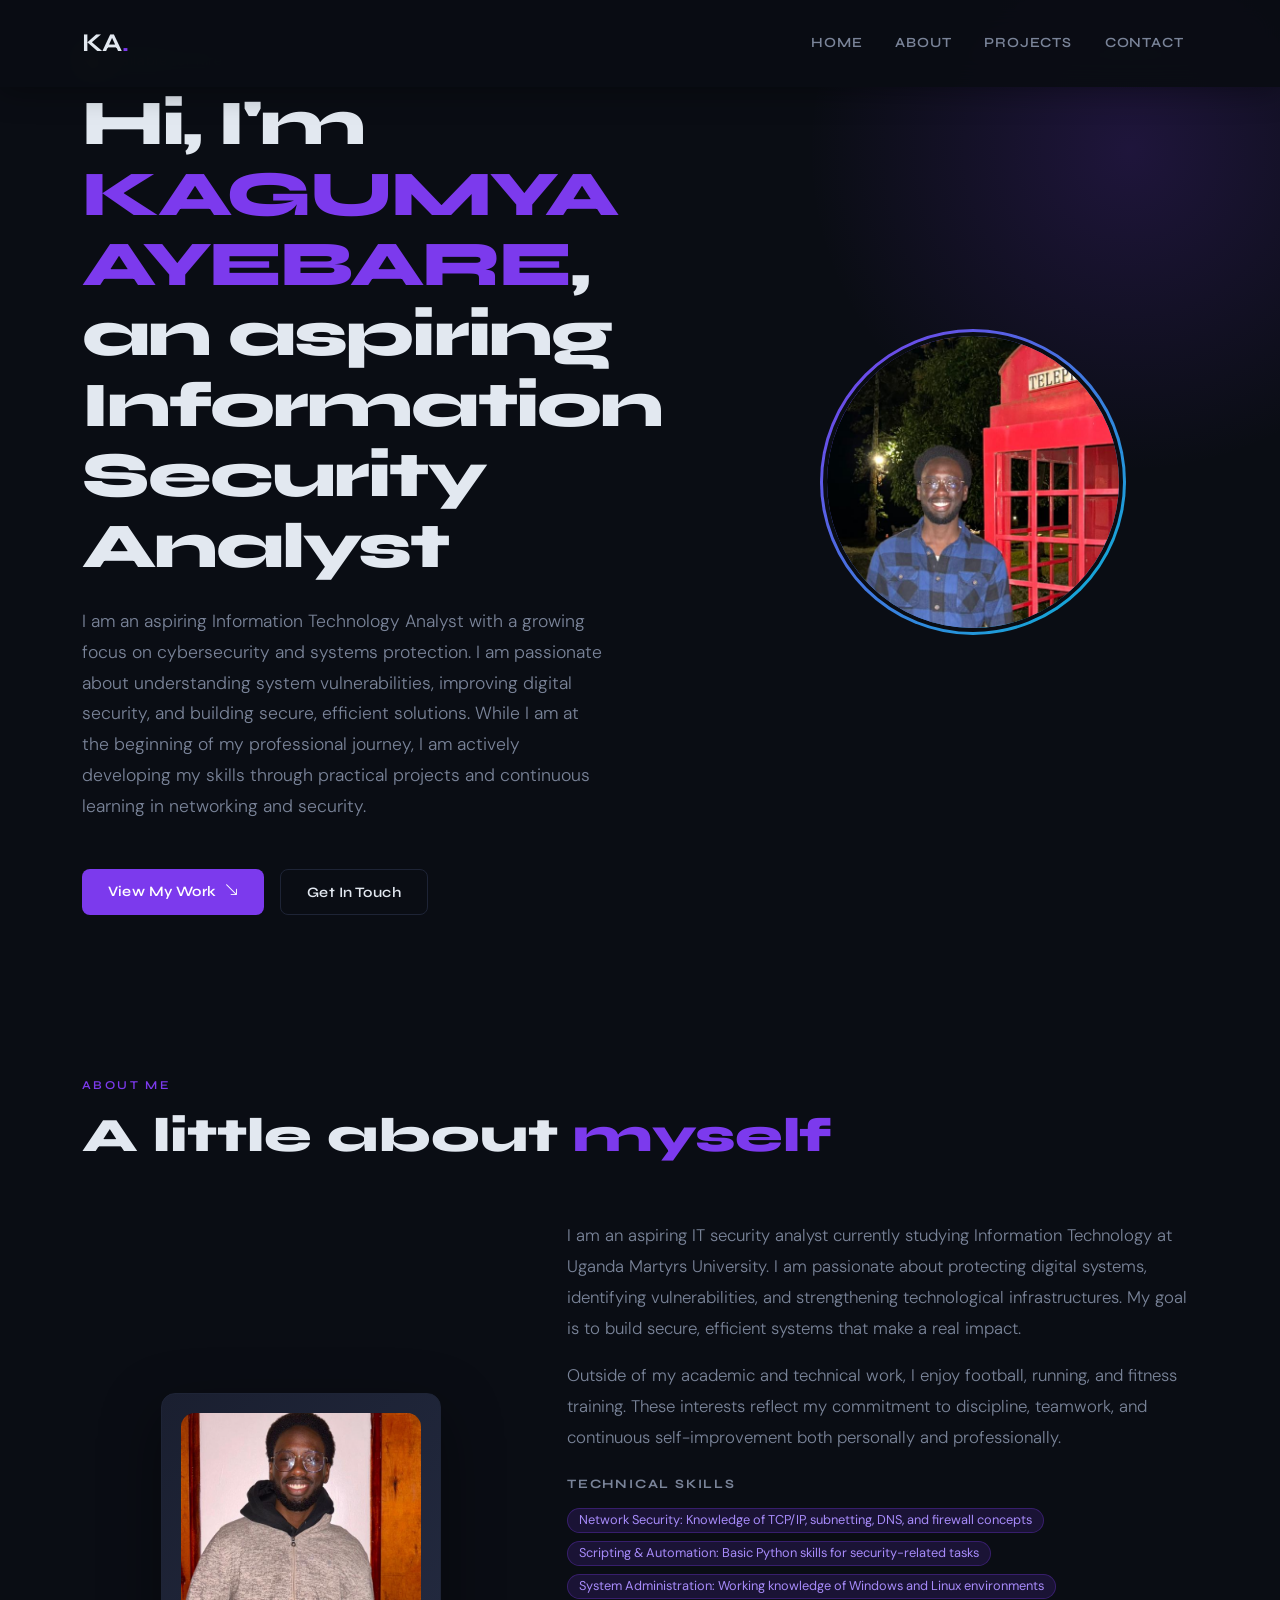
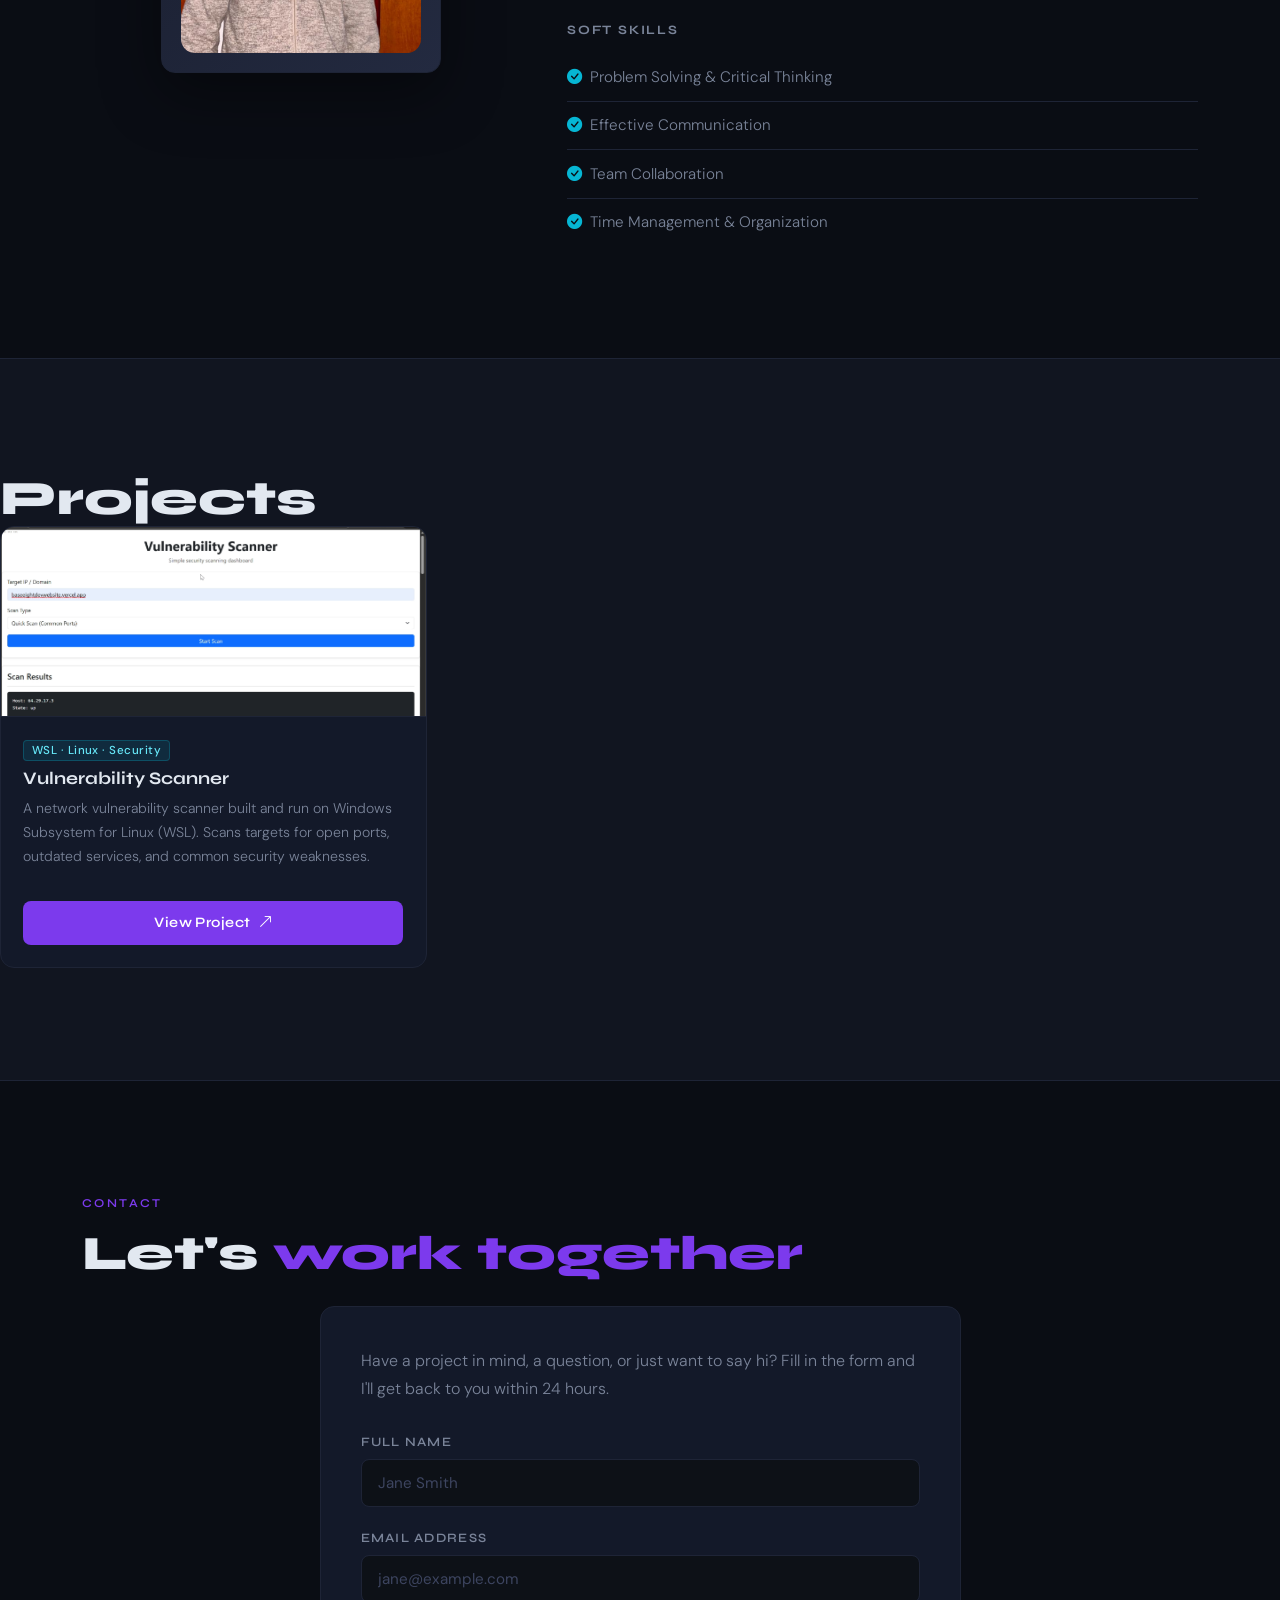
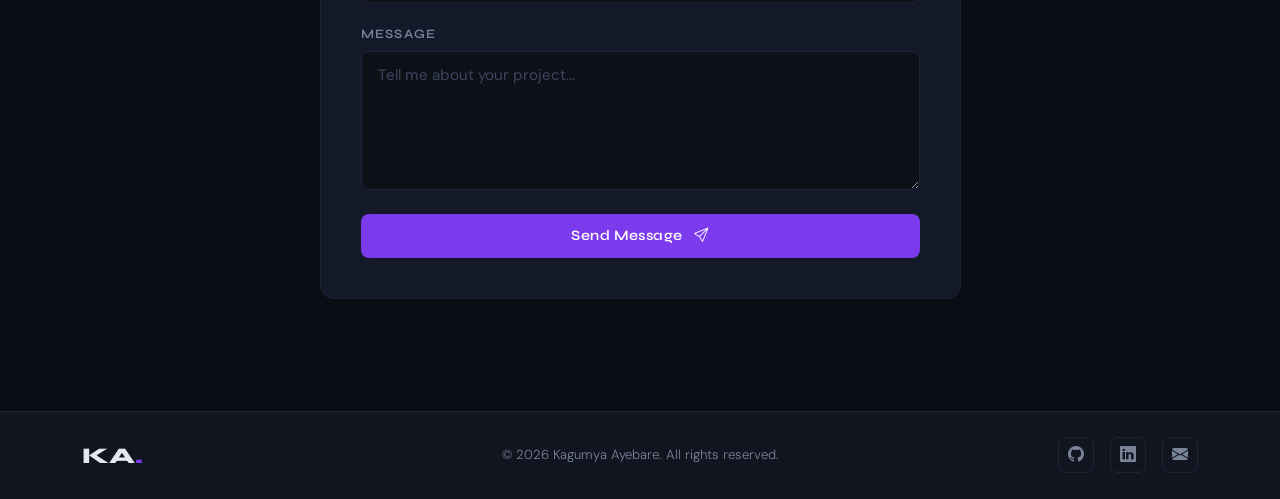
<file: index.html>
<!DOCTYPE html>
<html lang="en">
<head>
  <meta charset="UTF-8" />
  <meta name="viewport" content="width=device-width, initial-scale=1.0" />
  <title>KAGUMYA AYEBARE | Web Developer</title>
  <link rel="stylesheet" href="https://cdn.jsdelivr.net/npm/bootstrap@5.3.3/dist/css/bootstrap.min.css" />
  <link rel="preconnect" href="https://fonts.googleapis.com" />
  <link rel="preconnect" href="https://fonts.gstatic.com" crossorigin />
  <link href="https://fonts.googleapis.com/css2?family=Syne:wght@400;600;700;800&family=DM+Sans:ital,wght@0,300;0,400;0,500;1,300&display=swap" rel="stylesheet" />
  <link rel="stylesheet" href="https://cdn.jsdelivr.net/npm/bootstrap-icons@1.11.3/font/bootstrap-icons.min.css" />
  <link rel="stylesheet" href="style.css">
</head>
<body>

  <header>
    <nav class="navbar navbar-expand-lg fixed-top" id="mainNav">
      <div class="container">
        <a class="navbar-brand fw-bold" href="#home">KA<span class="dot">.</span></a>
        <button class="navbar-toggler" type="button" data-bs-toggle="collapse" data-bs-target="#navbarNav"
          aria-controls="navbarNav" aria-expanded="false" aria-label="Toggle navigation">
          <span class="navbar-toggler-icon"></span>
        </button>
        <div class="collapse navbar-collapse justify-content-end" id="navbarNav">
          <ul class="navbar-nav gap-1">
            <li class="nav-item"><a class="nav-link" href="#home">Home</a></li>
            <li class="nav-item"><a class="nav-link" href="#about">About</a></li>
            <li class="nav-item"><a class="nav-link" href="#projects">Projects</a></li>
            <li class="nav-item"><a class="nav-link" href="#contact">Contact</a></li>
          </ul>
        </div>
      </div>
    </nav>
  </header>

  <main>
    <!-- HERO -->
    <section id="home" class="hero-section d-flex align-items-center">
      <div class="hero-bg-shape"></div>
      <div class="container position-relative">
        <div class="row align-items-center min-vh-100 py-5">
          <div class="col-lg-7 col-12">
            <p class="hero-label">👋 Available for hire</p>
            <h1 class="hero-title">Hi, I'm <span class="accent">KAGUMYA AYEBARE</span>, an aspiring Information Security Analyst</h1>
            <p class="hero-sub mt-4">I am an aspiring Information Technology Analyst with a growing focus on cybersecurity and systems protection. I am passionate about understanding system vulnerabilities, improving digital security, and building secure, efficient solutions. While I am at the beginning of my professional journey, I am actively developing my skills through practical projects and continuous learning in networking and security.</p>
            <div class="mt-5 d-flex flex-wrap gap-3">
              <a href="#projects" class="btn btn-primary-custom">View My Work <i class="bi bi-arrow-down-right ms-1"></i></a>
              <a href="#contact" class="btn btn-outline-custom">Get In Touch</a>
            </div>
          </div>
          <div class="col-lg-5 col-12 d-flex justify-content-center mt-5 mt-lg-0">
            <div class="hero-avatar-wrap">
              <img src="WhatsApp Image 2026-03-04 at 10.51.13 AM.jpeg" alt="" class="hero-avatar" />
            </div>
          </div>
        </div>
      </div>
    </section>

    <!-- ABOUT -->
    <section id="about" class="section-pad">
      <div class="container">
        <div class="section-label">About Me</div>
        <h2 class="section-title">A little about <span class="accent">myself</span></h2>
        <div class="row align-items-center g-5 mt-2">
          <div class="col-lg-5 col-12 text-center">
            <div class="about-img-wrap">
              <img src="WhatsApp Image 2026-03-04 at 10.28.19 AM.jpeg" alt="" class="about-img" />
            </div>
          </div>
          <div class="col-lg-7 col-12">
            <p class="about-bio">I am an aspiring IT security analyst currently studying Information Technology at Uganda Martyrs University. I am passionate about protecting digital systems, identifying vulnerabilities, and strengthening technological infrastructures. My goal is to build secure, efficient systems that make a real impact.</p>
            <p class="about-bio mt-3">Outside of my academic and technical work, I enjoy football, running, and fitness training. These interests reflect my commitment to discipline, teamwork, and continuous self-improvement both personally and professionally.</p>
            <h5 class="skills-heading mt-4 mb-3">Technical Skills</h5>
            <div class="d-flex flex-wrap gap-2 mb-4">
              <span class="badge skill-badge">Network Security: Knowledge of TCP/IP, subnetting, DNS, and firewall concepts</span>
              <span class="badge skill-badge">Scripting & Automation: Basic Python skills for security-related tasks</span>
              <span class="badge skill-badge">System Administration: Working knowledge of Windows and Linux environments</span>
             </div>
            <h5 class="skills-heading mb-3">Soft Skills</h5>
            <ul class="list-group list-group-flush soft-skills-list">
              <li class="list-group-item"><i class="bi bi-check-circle-fill me-2 accent"></i>Problem Solving & Critical Thinking</li>
              <li class="list-group-item"><i class="bi bi-check-circle-fill me-2 accent"></i>Effective Communication</li>
              <li class="list-group-item"><i class="bi bi-check-circle-fill me-2 accent"></i>Team Collaboration</li>
              <li class="list-group-item"><i class="bi bi-check-circle-fill me-2 accent"></i>Time Management & Organization</li>
            </ul>
          </div>
        </div>
      </div>
    </section>

    <!-- PROJECTS -->
    <section id="projects" class="section-pad projects-section">
        <h2 class="section-title">Projects</h2>
        <div class="col-12 col-md-6 col-lg-4">
            <div class="card project-card h-100">
              <img src="Screenshot 2026-02-24 184102.png" class="card-img-top" alt="Vulnerability scanner terminal output running on WSL" />
              <div class="card-body d-flex flex-column">
                <span class="badge project-tag mb-2">WSL · Linux · Security</span>
                <h5 class="card-title">Vulnerability Scanner</h5>
                <p class="card-text flex-grow-1">A network vulnerability scanner built and run on Windows Subsystem for Linux (WSL). Scans targets for open ports, outdated services, and common security weaknesses.</p>
                <a href="https://github.com/Ayebarekagumya/vulnerability-scanner" class="btn btn-primary-custom btn-sm mt-3">View Project <i class="bi bi-arrow-up-right ms-1"></i></a>
              </div>
            </div>
          </div>     
    </section>

    <!-- CONTACT -->
    <section id="contact" class="section-pad">
      <div class="container">
        <div class="section-label">Contact</div>
        <h2 class="section-title">Let's <span class="accent">work together</span></h2>
        <div class="row justify-content-center mt-4">
          <div class="col-12 col-lg-7">
            <div class="contact-card">
              <p class="contact-intro">Have a project in mind, a question, or just want to say hi? Fill in the form and I'll get back to you within 24 hours.</p>
              <div class="mt-4">
                <div class="mb-3">
                  <label for="contactName" class="form-label">Full Name</label>
                  <input type="text" class="form-control custom-input" id="contactName" placeholder="Jane Smith" />
                </div>
                <div class="mb-3">
                  <label for="contactEmail" class="form-label">Email Address</label>
                  <input type="email" class="form-control custom-input" id="contactEmail" placeholder="jane@example.com" />
                </div>
                <div class="mb-4">
                  <label for="contactMessage" class="form-label">Message</label>
                  <textarea class="form-control custom-input" id="contactMessage" rows="5" placeholder="Tell me about your project..."></textarea>
                </div>
                <button type="submit" class="btn btn-primary-custom w-100">Send Message <i class="bi bi-send ms-2"></i></button>
              </div>
            </div>
          </div>
        </div>
      </div>
    </section>
  </main>

  <!-- FOOTER -->
  <footer class="site-footer">
    <div class="container">
      <div class="row align-items-center py-4">
        <div class="col-12 col-md-4 text-center text-md-start mb-3 mb-md-0">
          <span class="footer-brand">KA<span class="dot">.</span></span>
        </div>
        <div class="col-12 col-md-4 text-center mb-3 mb-md-0">
          <p class="footer-copy mb-0">&copy; 2026 Kagumya Ayebare. All rights reserved.</p>
        </div>
        <div class="col-12 col-md-4 d-flex justify-content-center justify-content-md-end gap-3">
          <a href="https://github.com/" target="_blank" aria-label="GitHub profile" class="footer-icon"><i class="bi bi-github"></i></a>
          <a href="https://linkedin.com/" target="_blank" aria-label="LinkedIn profile" class="footer-icon"><i class="bi bi-linkedin"></i></a>
          <a href="mailto:alex@example.com" aria-label="Send an email" class="footer-icon"><i class="bi bi-envelope-fill"></i></a>
        </div>
      </div>
    </div>
  </footer>

  <script src="https://cdn.jsdelivr.net/npm/bootstrap@5.3.3/dist/js/bootstrap.bundle.min.js"></script>
</body>
</html>
</file>
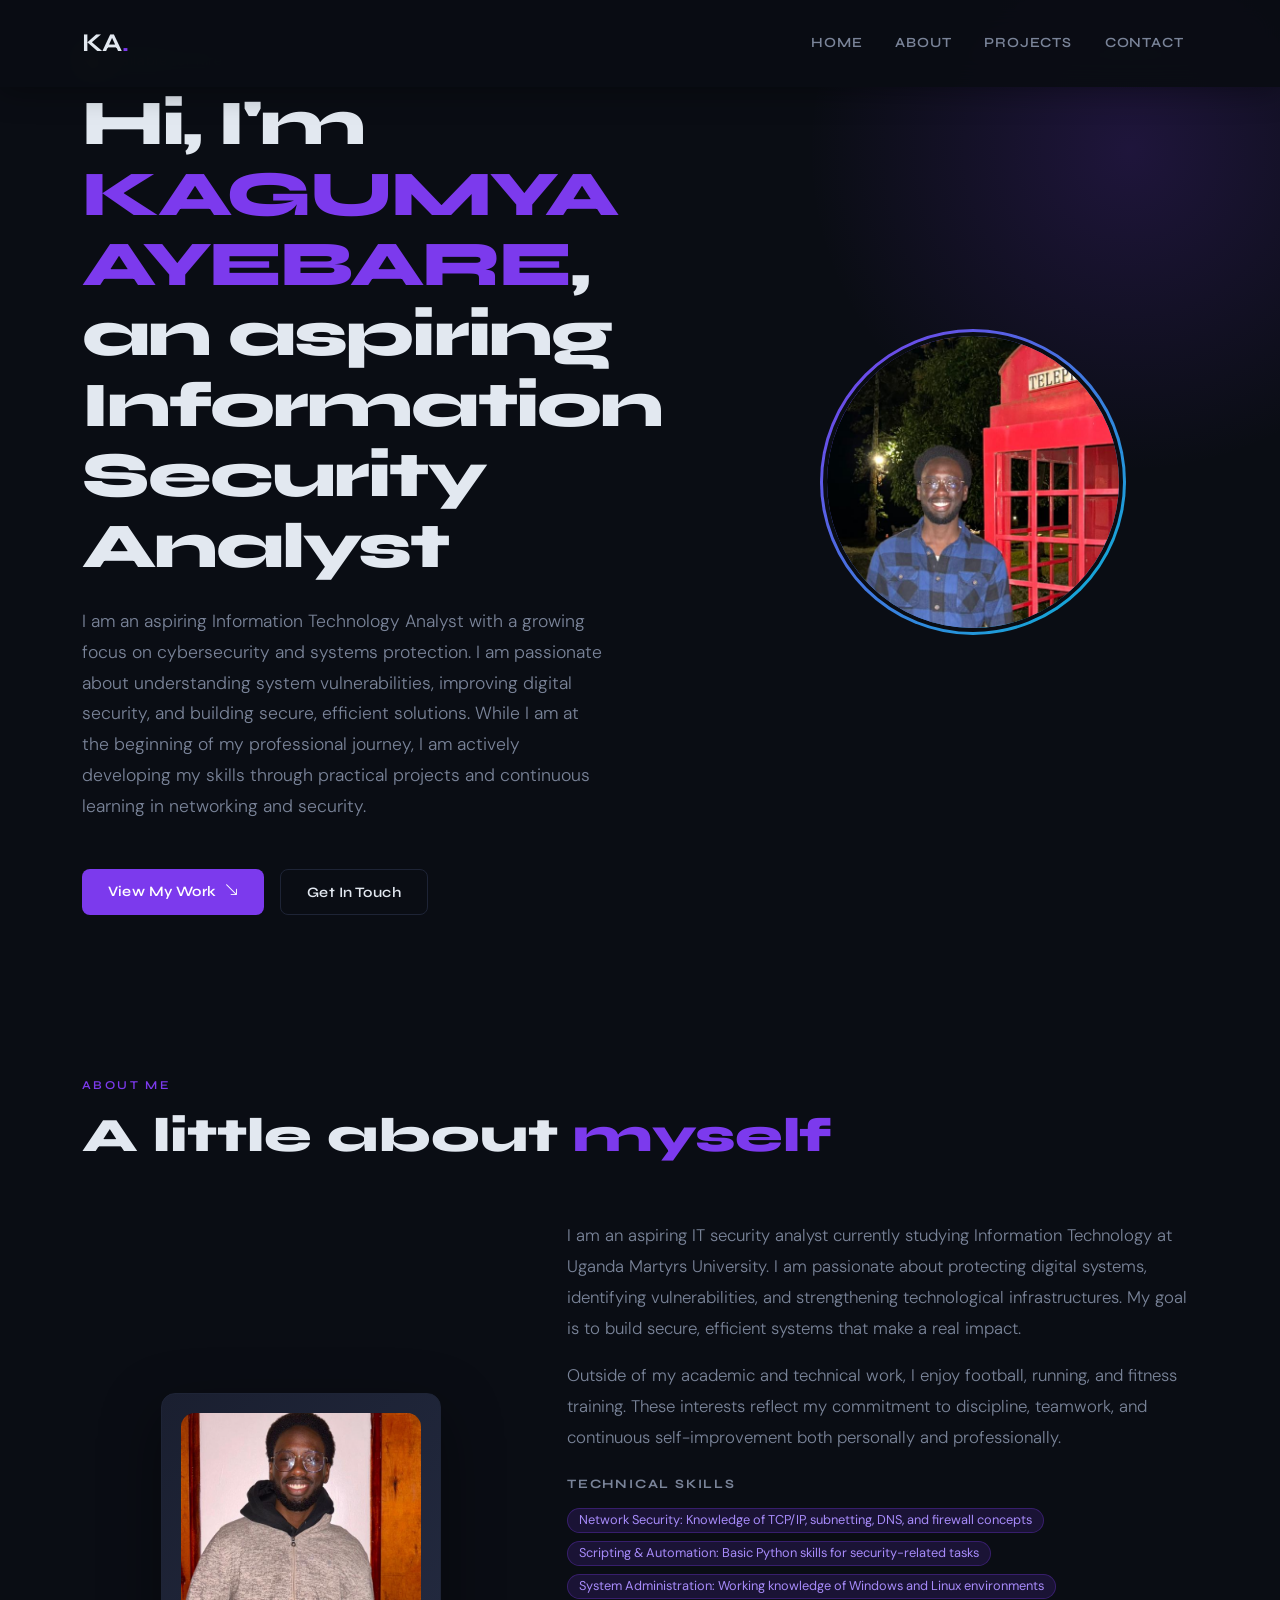
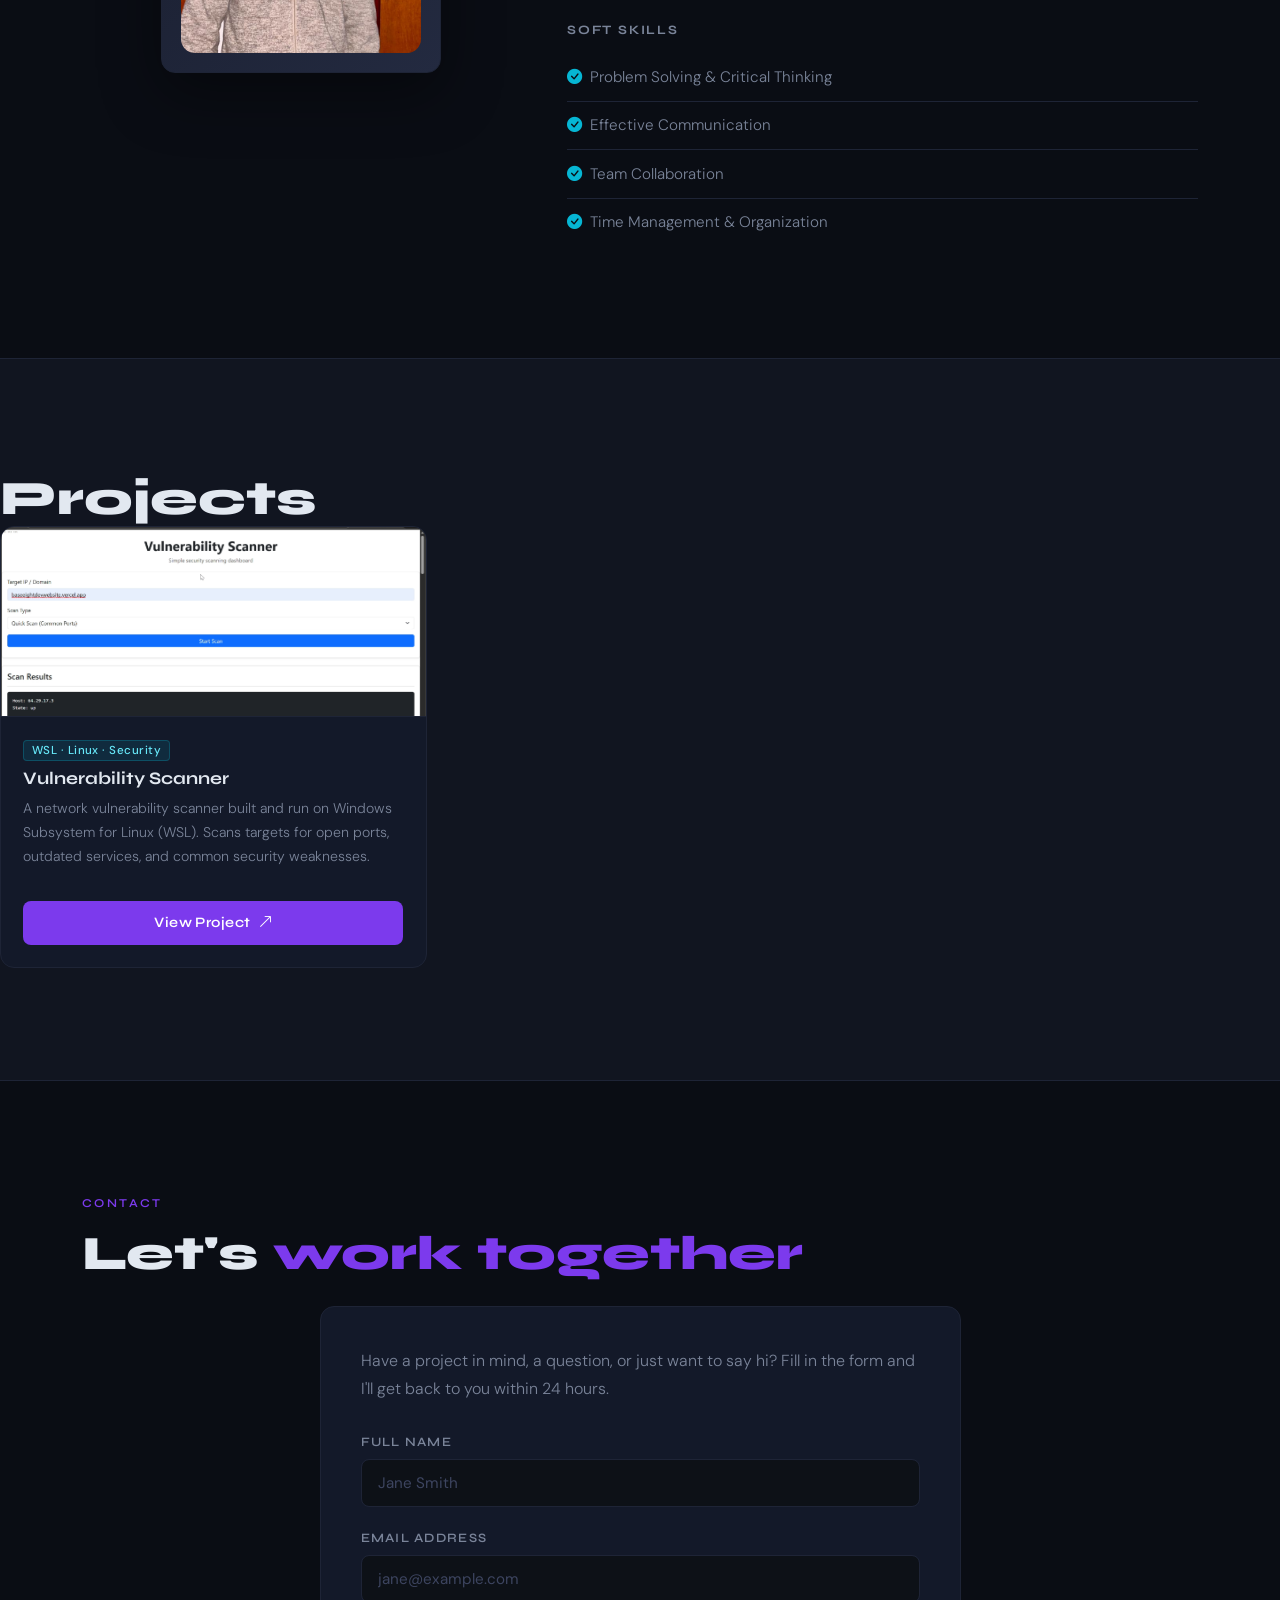
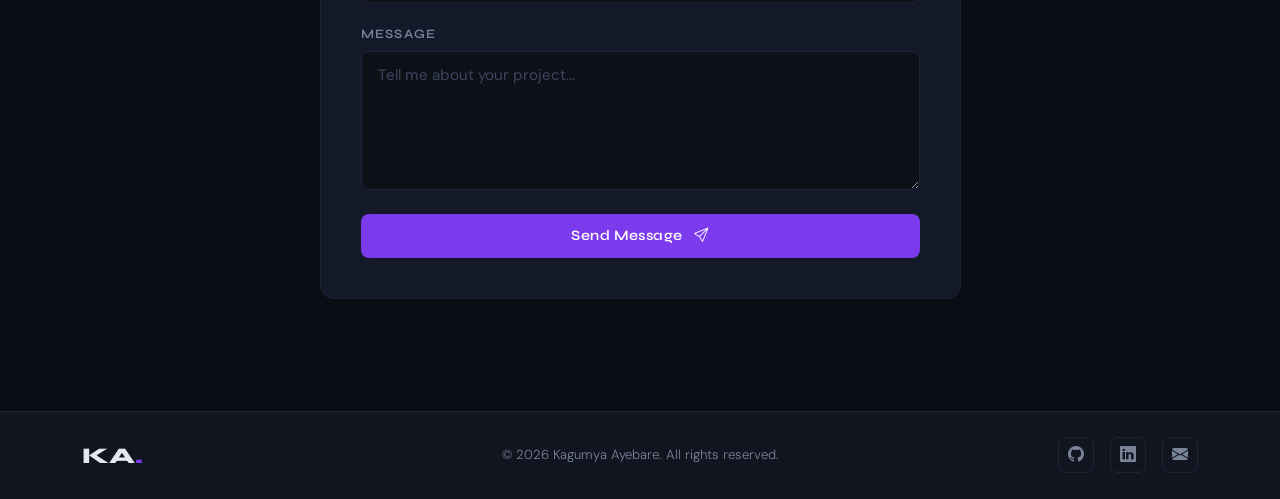
<file: aboutme.html>
<!DOCTYPE html>
<html lang="en">
<head>
  <meta charset="UTF-8" />
  <meta name="viewport" content="width=device-width, initial-scale=1.0" />
  <title>KAGUMYA AYEBARE | Web Developer</title>
  <link rel="stylesheet" href="https://cdn.jsdelivr.net/npm/bootstrap@5.3.3/dist/css/bootstrap.min.css" />
  <link rel="preconnect" href="https://fonts.googleapis.com" />
  <link rel="preconnect" href="https://fonts.gstatic.com" crossorigin />
  <link href="https://fonts.googleapis.com/css2?family=Syne:wght@400;600;700;800&family=DM+Sans:ital,wght@0,300;0,400;0,500;1,300&display=swap" rel="stylesheet" />
  <link rel="stylesheet" href="https://cdn.jsdelivr.net/npm/bootstrap-icons@1.11.3/font/bootstrap-icons.min.css" />
  <link rel="stylesheet" href="style.css">
</head>
<body>

  <header>
    <nav class="navbar navbar-expand-lg fixed-top" id="mainNav">
      <div class="container">
        <a class="navbar-brand fw-bold" href="#home">KA<span class="dot">.</span></a>
        <button class="navbar-toggler" type="button" data-bs-toggle="collapse" data-bs-target="#navbarNav"
          aria-controls="navbarNav" aria-expanded="false" aria-label="Toggle navigation">
          <span class="navbar-toggler-icon"></span>
        </button>
        <div class="collapse navbar-collapse justify-content-end" id="navbarNav">
          <ul class="navbar-nav gap-1">
            <li class="nav-item"><a class="nav-link" href="#home">Home</a></li>
            <li class="nav-item"><a class="nav-link" href="#about">About</a></li>
            <li class="nav-item"><a class="nav-link" href="#projects">Projects</a></li>
            <li class="nav-item"><a class="nav-link" href="#contact">Contact</a></li>
          </ul>
        </div>
      </div>
    </nav>
  </header>

  <main>
    <!-- HERO -->
    <section id="home" class="hero-section d-flex align-items-center">
      <div class="hero-bg-shape"></div>
      <div class="container position-relative">
        <div class="row align-items-center min-vh-100 py-5">
          <div class="col-lg-7 col-12">
            <p class="hero-label">👋 Available for hire</p>
            <h1 class="hero-title">Hi, I'm <span class="accent">KAGUMYA AYEBARE</span>, an aspiring Information Security Analyst</h1>
            <p class="hero-sub mt-4">I am an aspiring Information Technology Analyst with a growing focus on cybersecurity and systems protection. I am passionate about understanding system vulnerabilities, improving digital security, and building secure, efficient solutions. While I am at the beginning of my professional journey, I am actively developing my skills through practical projects and continuous learning in networking and security.</p>
            <div class="mt-5 d-flex flex-wrap gap-3">
              <a href="#projects" class="btn btn-primary-custom">View My Work <i class="bi bi-arrow-down-right ms-1"></i></a>
              <a href="#contact" class="btn btn-outline-custom">Get In Touch</a>
            </div>
          </div>
          <div class="col-lg-5 col-12 d-flex justify-content-center mt-5 mt-lg-0">
            <div class="hero-avatar-wrap">
              <img src="WhatsApp Image 2026-03-04 at 10.51.13 AM.jpeg" alt="" class="hero-avatar" />
            </div>
          </div>
        </div>
      </div>
    </section>

    <!-- ABOUT -->
    <section id="about" class="section-pad">
      <div class="container">
        <div class="section-label">About Me</div>
        <h2 class="section-title">A little about <span class="accent">myself</span></h2>
        <div class="row align-items-center g-5 mt-2">
          <div class="col-lg-5 col-12 text-center">
            <div class="about-img-wrap">
              <img src="WhatsApp Image 2026-03-04 at 10.28.19 AM.jpeg" alt="" class="about-img" />
            </div>
          </div>
          <div class="col-lg-7 col-12">
            <p class="about-bio">I am an aspiring IT security analyst currently studying Information Technology at Uganda Martyrs University. I am passionate about protecting digital systems, identifying vulnerabilities, and strengthening technological infrastructures. My goal is to build secure, efficient systems that make a real impact.</p>
            <p class="about-bio mt-3">Outside of my academic and technical work, I enjoy football, running, and fitness training. These interests reflect my commitment to discipline, teamwork, and continuous self-improvement both personally and professionally.</p>
            <h5 class="skills-heading mt-4 mb-3">Technical Skills</h5>
            <div class="d-flex flex-wrap gap-2 mb-4">
              <span class="badge skill-badge">Network Security: Knowledge of TCP/IP, subnetting, DNS, and firewall concepts</span>
              <span class="badge skill-badge">Scripting & Automation: Basic Python skills for security-related tasks</span>
              <span class="badge skill-badge">System Administration: Working knowledge of Windows and Linux environments</span>
             </div>
            <h5 class="skills-heading mb-3">Soft Skills</h5>
            <ul class="list-group list-group-flush soft-skills-list">
              <li class="list-group-item"><i class="bi bi-check-circle-fill me-2 accent"></i>Problem Solving & Critical Thinking</li>
              <li class="list-group-item"><i class="bi bi-check-circle-fill me-2 accent"></i>Effective Communication</li>
              <li class="list-group-item"><i class="bi bi-check-circle-fill me-2 accent"></i>Team Collaboration</li>
              <li class="list-group-item"><i class="bi bi-check-circle-fill me-2 accent"></i>Time Management & Organization</li>
            </ul>
          </div>
        </div>
      </div>
    </section>

    <!-- PROJECTS -->
    <section id="projects" class="section-pad projects-section">
        <h2 class="section-title">Projects</h2>
        <div class="col-12 col-md-6 col-lg-4">
            <div class="card project-card h-100">
              <img src="Screenshot 2026-02-24 184102.png" class="card-img-top" alt="Vulnerability scanner terminal output running on WSL" />
              <div class="card-body d-flex flex-column">
                <span class="badge project-tag mb-2">WSL · Linux · Security</span>
                <h5 class="card-title">Vulnerability Scanner</h5>
                <p class="card-text flex-grow-1">A network vulnerability scanner built and run on Windows Subsystem for Linux (WSL). Scans targets for open ports, outdated services, and common security weaknesses.</p>
                <a href="https://github.com/Ayebarekagumya/vulnerability-scanner" class="btn btn-primary-custom btn-sm mt-3">View Project <i class="bi bi-arrow-up-right ms-1"></i></a>
              </div>
            </div>
          </div>     
    </section>

    <!-- CONTACT -->
    <section id="contact" class="section-pad">
      <div class="container">
        <div class="section-label">Contact</div>
        <h2 class="section-title">Let's <span class="accent">work together</span></h2>
        <div class="row justify-content-center mt-4">
          <div class="col-12 col-lg-7">
            <div class="contact-card">
              <p class="contact-intro">Have a project in mind, a question, or just want to say hi? Fill in the form and I'll get back to you within 24 hours.</p>
              <div class="mt-4">
                <div class="mb-3">
                  <label for="contactName" class="form-label">Full Name</label>
                  <input type="text" class="form-control custom-input" id="contactName" placeholder="Jane Smith" />
                </div>
                <div class="mb-3">
                  <label for="contactEmail" class="form-label">Email Address</label>
                  <input type="email" class="form-control custom-input" id="contactEmail" placeholder="jane@example.com" />
                </div>
                <div class="mb-4">
                  <label for="contactMessage" class="form-label">Message</label>
                  <textarea class="form-control custom-input" id="contactMessage" rows="5" placeholder="Tell me about your project..."></textarea>
                </div>
                <button type="submit" class="btn btn-primary-custom w-100">Send Message <i class="bi bi-send ms-2"></i></button>
              </div>
            </div>
          </div>
        </div>
      </div>
    </section>
  </main>

  <!-- FOOTER -->
  <footer class="site-footer">
    <div class="container">
      <div class="row align-items-center py-4">
        <div class="col-12 col-md-4 text-center text-md-start mb-3 mb-md-0">
          <span class="footer-brand">KA<span class="dot">.</span></span>
        </div>
        <div class="col-12 col-md-4 text-center mb-3 mb-md-0">
          <p class="footer-copy mb-0">&copy; 2026 Kagumya Ayebare. All rights reserved.</p>
        </div>
        <div class="col-12 col-md-4 d-flex justify-content-center justify-content-md-end gap-3">
          <a href="https://github.com/" target="_blank" aria-label="GitHub profile" class="footer-icon"><i class="bi bi-github"></i></a>
          <a href="https://linkedin.com/" target="_blank" aria-label="LinkedIn profile" class="footer-icon"><i class="bi bi-linkedin"></i></a>
          <a href="mailto:alex@example.com" aria-label="Send an email" class="footer-icon"><i class="bi bi-envelope-fill"></i></a>
        </div>
      </div>
    </div>
  </footer>

  <script src="https://cdn.jsdelivr.net/npm/bootstrap@5.3.3/dist/js/bootstrap.bundle.min.js"></script>
</body>
</html>
</file>
<file: style.css>
:root {
      --color-bg: #0a0d14;
      --color-surface: #111520;
      --color-border: #1e2436;
      --color-accent: #7c3aed;
      --color-accent2: #06b6d4;
      --color-text: #e2e8f0;
      --color-muted: #7a8499;
      --color-card: #131929;
      --font-display: 'Syne', sans-serif;
      --font-body: 'DM Sans', sans-serif;
      --radius: 14px;
      --radius-sm: 8px;
      --transition: 0.25s ease;
    }
    *, *::before, *::after { box-sizing: border-box; }
    html { scroll-behavior: smooth; }
    body {
      background-color: var(--color-bg);
      color: var(--color-text);
      font-family: var(--font-body);
      font-weight: 300;
      line-height: 1.75;
      overflow-x: hidden;
    }
    h1, h2, h3, h4, h5, h6 {
      font-family: var(--font-display);
      font-weight: 700;
      line-height: 1.15;
    }
    .accent { color: var(--color-accent); }

    /* Navbar */
    #mainNav {
      background: rgba(10, 13, 20, 0.95);
      backdrop-filter: blur(14px);
      -webkit-backdrop-filter: blur(14px);
      padding: 1rem 0;
      box-shadow: 0 2px 32px rgba(0,0,0,0.4);
    }
    .navbar-brand {
      font-family: var(--font-display);
      font-size: 1.6rem;
      color: var(--color-text) !important;
      letter-spacing: -0.02em;
    }
    .dot { color: var(--color-accent); }
    .nav-link {
      font-family: var(--font-display);
      font-size: 0.875rem;
      font-weight: 600;
      letter-spacing: 0.06em;
      text-transform: uppercase;
      color: var(--color-muted) !important;
      padding: 0.5rem 0.9rem !important;
      border-radius: var(--radius-sm);
      transition: color var(--transition), background var(--transition);
    }
    .nav-link:hover { color: var(--color-text) !important; background: rgba(124,58,237,0.12); }
    .navbar-toggler { border: 1px solid var(--color-border); padding: 0.4rem 0.6rem; }
    .navbar-toggler-icon { filter: invert(1); }

    /* Sections */
    .section-pad { padding: 7rem 0; }
    .section-label {
      font-family: var(--font-display);
      font-size: 0.75rem;
      font-weight: 600;
      letter-spacing: 0.2em;
      text-transform: uppercase;
      color: var(--color-accent);
      margin-bottom: 0.75rem;
    }
    .section-title {
      font-size: clamp(2rem, 5vw, 3rem);
      font-weight: 800;
      color: var(--color-text);
      margin-bottom: 0;
    }

    /* Hero */
    .hero-section { background-color: var(--color-bg); position: relative; overflow: hidden; }
    .hero-bg-shape {
      position: absolute; top: -200px; right: -200px;
      width: 700px; height: 700px;
      background: radial-gradient(circle at center, rgba(124,58,237,0.18) 0%, transparent 65%);
      pointer-events: none; border-radius: 50%;
    }
    .hero-label { font-size: 0.9rem; color: var(--color-muted); letter-spacing: 0.04em; margin-bottom: 1rem; }
    .hero-title { font-size: clamp(2.5rem, 6vw, 4rem); font-weight: 800; letter-spacing: -0.03em; color: var(--color-text); line-height: 1.1; }
    .hero-sub { font-size: 1.1rem; color: var(--color-muted); max-width: 520px; font-weight: 300; }
    .hero-avatar-wrap { position: relative; width: 300px; height: 300px; }
    .hero-avatar-wrap::before {
      content: ''; position: absolute; inset: -3px;
      background: linear-gradient(135deg, var(--color-accent), var(--color-accent2));
      border-radius: 50%; z-index: 0;
    }
    .hero-avatar {
      position: relative; width: 100%; height: 100%;
      object-fit: cover; border-radius: 50%;
      border: 4px solid var(--color-bg); z-index: 1; background: #1a1f30;
    }

    /* Buttons */
    .btn-primary-custom {
      background: var(--color-accent); color: #fff; border: none;
      border-radius: var(--radius-sm); padding: 0.7rem 1.6rem;
      font-family: var(--font-display); font-weight: 600; font-size: 0.9rem;
      letter-spacing: 0.03em;
      transition: background var(--transition), box-shadow var(--transition), transform var(--transition);
    }
    .btn-primary-custom:hover { background: #6d28d9; color: #fff; box-shadow: 0 0 20px rgba(124,58,237,0.5); transform: translateY(-2px); }
    .btn-outline-custom {
      background: transparent; color: var(--color-text);
      border: 1px solid var(--color-border); border-radius: var(--radius-sm);
      padding: 0.7rem 1.6rem; font-family: var(--font-display); font-weight: 600;
      font-size: 0.9rem; letter-spacing: 0.03em;
      transition: border-color var(--transition), color var(--transition), transform var(--transition);
    }
    .btn-outline-custom:hover { border-color: var(--color-accent); color: var(--color-accent); transform: translateY(-2px); }

    /* About */
    .about-img-wrap {
      display: inline-flex; align-items: center; justify-content: center;
      width: 280px; height: 280px; border-radius: var(--radius);
      background: linear-gradient(135deg, #1a1f30, #232a40);
      border: 1px solid var(--color-border); overflow: hidden;
      box-shadow: 0 20px 60px rgba(0,0,0,0.4);
    }
    .about-img { width: 240px; height: 240px; object-fit: cover; border-radius: var(--radius); }
    .about-bio { color: var(--color-muted); font-size: 1.05rem; line-height: 1.85; }
    .skills-heading { font-family: var(--font-display); font-size: 0.8rem; font-weight: 700; text-transform: uppercase; letter-spacing: 0.14em; color: var(--color-muted); }
    .skill-badge {
      background-color: rgba(124,58,237,0.15) !important; color: #a78bfa !important;
      border: 1px solid rgba(124,58,237,0.3); font-family: var(--font-body);
      font-weight: 400; font-size: 0.8rem; padding: 0.4em 0.85em; border-radius: 30px;
    }
    .soft-skills-list .list-group-item {
      background: transparent; border-color: var(--color-border);
      color: var(--color-muted); padding: 0.65rem 0; font-size: 0.95rem;
    }
    .soft-skills-list .accent { color: var(--color-accent2); }

    /* Projects */
    .projects-section {
      background-color: var(--color-surface);
      border-top: 1px solid var(--color-border);
      border-bottom: 1px solid var(--color-border);
    }
    .project-card {
      background: var(--color-card) !important; border: 1px solid var(--color-border) !important;
      border-radius: var(--radius) !important; overflow: hidden;
      transition: transform var(--transition), box-shadow var(--transition), border-color var(--transition);
    }
    .project-card:hover { transform: translateY(-6px); box-shadow: 0 20px 50px rgba(0,0,0,0.45); border-color: rgba(124,58,237,0.4) !important; }
    .project-card .card-img-top { height: 190px; object-fit: cover; border-bottom: 1px solid var(--color-border); }
    .project-card .card-body { padding: 1.4rem !important; }
    .project-tag {
      background-color: rgba(6,182,212,0.12) !important; color: #67e8f9 !important;
      border: 1px solid rgba(6,182,212,0.25); font-size: 0.72rem; font-weight: 500;
      letter-spacing: 0.04em; border-radius: 4px; width: fit-content;
    }
    .card-title { font-family: var(--font-display); font-size: 1.1rem; font-weight: 700; color: var(--color-text); margin-bottom: 0.5rem; }
    .card-text { font-size: 0.88rem; color: var(--color-muted); line-height: 1.7; }

    /* Contact */
    .contact-card { background: var(--color-card); border: 1px solid var(--color-border); border-radius: var(--radius); padding: 2.5rem; }
    .contact-intro { color: var(--color-muted); font-size: 1rem; }
    .form-label { font-family: var(--font-display); font-size: 0.8rem; font-weight: 600; text-transform: uppercase; letter-spacing: 0.1em; color: var(--color-muted); margin-bottom: 0.4rem; }
    .custom-input {
      background-color: #0d1117 !important; border: 1px solid var(--color-border) !important;
      color: var(--color-text) !important; border-radius: var(--radius-sm) !important;
      padding: 0.7rem 1rem !important; font-family: var(--font-body); font-size: 0.95rem;
      transition: border-color var(--transition), box-shadow var(--transition);
    }
    .custom-input::placeholder { color: #3d4560; }
    .custom-input:focus { border-color: var(--color-accent) !important; box-shadow: 0 0 0 3px rgba(124,58,237,0.2) !important; outline: none; background-color: #0d1117 !important; color: var(--color-text) !important; }

    /* Footer */
    .site-footer { background-color: var(--color-surface); border-top: 1px solid var(--color-border); }
    .footer-brand { font-family: var(--font-display); font-size: 1.4rem; font-weight: 800; color: var(--color-text); }
    .footer-copy { font-size: 0.82rem; color: var(--color-muted); }
    .footer-icon {
      display: inline-flex; align-items: center; justify-content: center;
      width: 36px; height: 36px; border-radius: var(--radius-sm);
      border: 1px solid var(--color-border); color: var(--color-muted);
      font-size: 1rem; text-decoration: none;
      transition: color var(--transition), border-color var(--transition), background var(--transition);
    }
    .footer-icon:hover { color: var(--color-text); border-color: var(--color-accent); background: rgba(124,58,237,0.1); }

    @media (max-width: 991.98px) {
      .hero-section { padding-top: 100px; }
      .section-pad { padding: 5rem 0; }
      .hero-avatar-wrap { width: 220px; height: 220px; }
    }
    @media (max-width: 575.98px) {
      .hero-title { font-size: 2.2rem; }
      .contact-card { padding: 1.5rem; }
      .hero-avatar-wrap { width: 180px; height: 180px; }
    }
</file>
